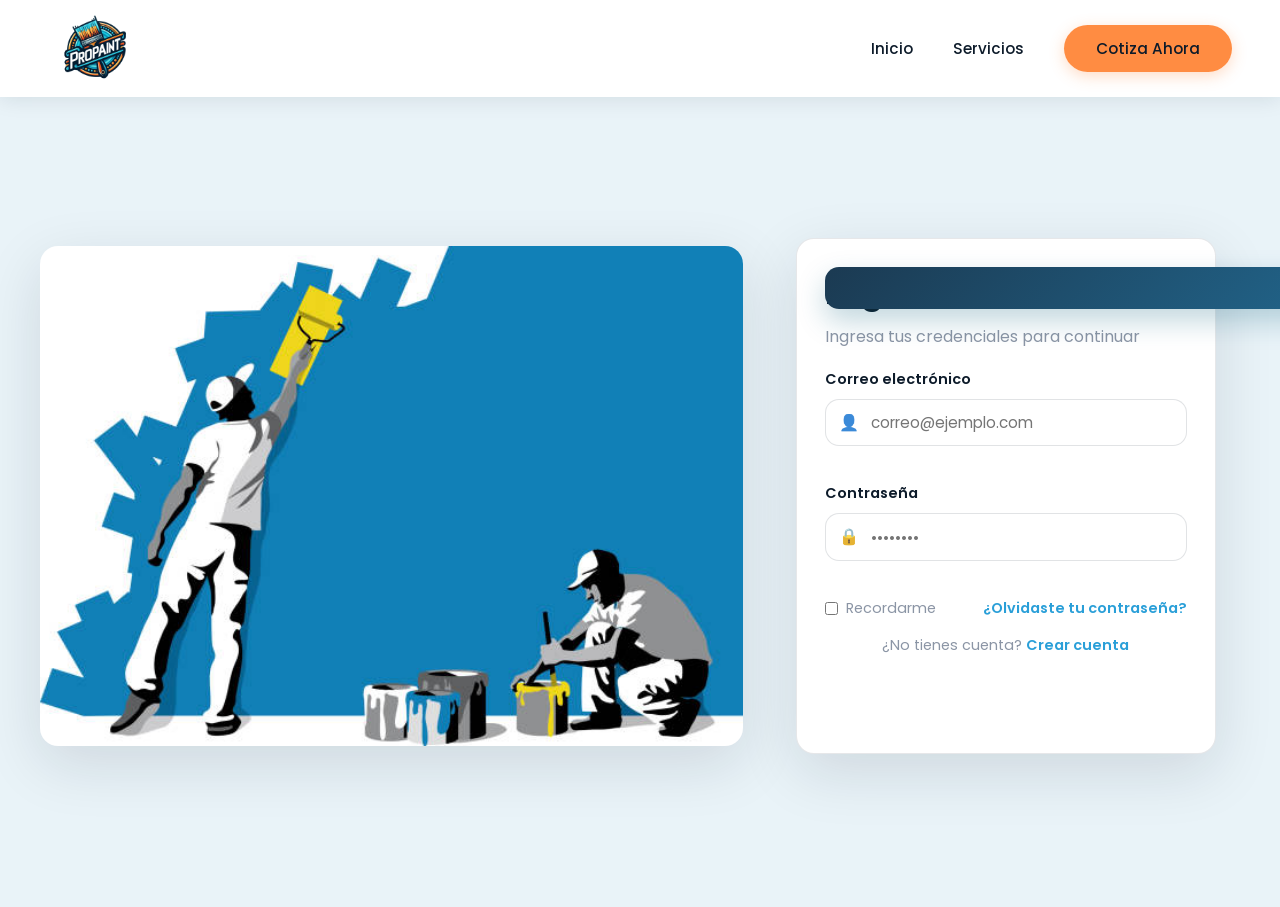
<file: login.html>
<!DOCTYPE html>
<html lang="es">
<head>
  <meta charset="UTF-8" />
  <meta name="viewport" content="width=device-width, initial-scale=1.0" />
  <title>PROPAINT - Login</title>

  <link href="https://fonts.googleapis.com/css2?family=Poppins:wght@300;400;600;700;800&family=Playfair+Display:wght@700;800&display=swap" rel="stylesheet">
  <link rel="stylesheet" href="styles.css" />
</head>

<body class="login-page">

  <!-- HEADER (mismo header pero más compacto para login) -->
  <header class="login-header">
    <nav>
      <div class="logo-container">
        <img src="/publics/imgs/propaint.png" alt="PROPAINT Logo" />
      </div>

      <ul class="nav-menu">
        <li><a href="#inicio">Inicio</a></li>
        <li><a href="index.html#servicios">Servicios</a></li>
        <li><a href="index.html#contacto" class="btn-header">Cotiza Ahora</a></li>
      </ul>
    </nav>
  </header>

  <!-- LOGIN -->
  <main class="login-layout">
    <!-- Izquierda: imagen -->
    <section class="login-visual" aria-label="Imagen de bienvenida">
      <img src="/publics/imgs/fondo login propaint.png" alt="Ilustración Propaint" />
    </section>

    <!-- Derecha: form -->
    <section class="login-panel" aria-label="Formulario de Login">
      <div class="login-card">
        <h1>Login</h1>
        <p>Ingresa tus credenciales para continuar</p>

        <form id="loginForm" class="login-form" novalidate>
          <div class="login-field">
            <label for="email">Correo electrónico</label>
            <div class="login-input">
              <span class="login-icon">👤</span>
              <input type="email" id="email" name="email" placeholder="correo@ejemplo.com" required>
            </div>
            <small class="login-error" data-error="email"></small>
          </div>

          <div class="login-field">
            <label for="password">Contraseña</label>
            <div class="login-input">
              <span class="login-icon">🔒</span>
              <input type="password" id="password" name="password" placeholder="••••••••" required minlength="6">
              <button type="button" class="login-toggle" id="togglePassword" aria-label="Mostrar/ocultar contraseña">👁️</button>
            </div>
            <small class="login-error" data-error="password"></small>
          </div>

          <div class="login-row">
            <label class="login-check">
              <input type="checkbox" id="remember">
              <span>Recordarme</span>
            </label>

            <a class="login-link" href="#">¿Olvidaste tu contraseña?</a>
          </div>

          <button class="login-btn" type="submit">Iniciar sesión</button>

          <p class="login-foot">
            ¿No tienes cuenta? <a class="login-link" href="#">Crear cuenta</a>
          </p>

          <p class="login-msg" id="formMsg" aria-live="polite"></p>
        </form>
      </div>
    </section>
  </main>

  <script src="script.js"></script>
</body>
</html>
</file>
<file: styles.css>
* {
  margin: 0;
  padding: 0;
  box-sizing: border-box;
}

:root {
  --azul-oscuro: #0d1b2a;
  --azul-medio: #1b3a52;
  --azul-claro: #2a9fd8;
  --naranja: #ff8c42;
  --naranja-hover: #ff6f1e;
  --blanco: #ffffff;
  --gris-claro: #f5f7fa;
  --gris-medio: #8b95a5;
  --sombra: rgba(13, 27, 42, 0.1);
}

body {
  font-family: 'Poppins', sans-serif;
  color: var(--azul-oscuro);
  line-height: 1.6;
  overflow-x: hidden;
}

/* HEADER */
header {
  background: var(--blanco);
  box-shadow: 0 2px 20px var(--sombra);
  position: fixed;
  width: 100%;
  top: 0;
  z-index: 1000;
  transition: all 0.3s ease;
}

nav {
  max-width: 1400px;
  margin: 0 auto;
  display: flex;
  justify-content: space-between;
  align-items: center;
  padding: 1rem 3rem;
}

.logo-container {
  position: relative;
  height: 65px; /* Mantiene la altura original del header */
  display: flex;
  align-items: center;
}

.logo-container img {
  height: 90px; /* MÁS GRANDE */
  width: auto;
  position: absolute;
  top: 50%;
  transform: translateY(-50%);
}

.nav-menu {
  display: flex;
  list-style: none;
  gap: 2.5rem;
  align-items: center;
}

.nav-menu a {
  text-decoration: none;
  color: var(--azul-oscuro);
  font-weight: 500;
  font-size: 0.95rem;
  transition: color 0.3s;
  position: relative;
}

.nav-menu a:hover {
  color: var(--azul-claro);
}

.nav-menu a::after {
  content: '';
  position: absolute;
  bottom: -5px;
  left: 0;
  width: 0;
  height: 2px;
  background: var(--naranja);
  transition: width 0.3s;
}

.nav-menu a:hover::after {
  width: 100%;
}

.btn-header {
  background: var(--naranja);
  color: var(--blanco);
  padding: 0.8rem 2rem;
  border-radius: 50px;
  text-decoration: none;
  font-weight: 600;
  box-shadow: 0 4px 15px rgba(255, 140, 66, 0.3);
  transition: all 0.3s;
}

.btn-header:hover {
  background: var(--naranja-hover);
  transform: translateY(-2px);
  box-shadow: 0 6px 20px rgba(255, 140, 66, 0.4);
}

/* HERO SECTION */
.hero {
  background: linear-gradient(135deg, var(--azul-oscuro) 0%, var(--azul-medio) 100%);
  min-height: 100vh;
  display: flex;
  align-items: center;
  position: relative;
  overflow: hidden;
  margin-top: 80px;
}

.hero::before {
  content: '';
  position: absolute;
  width: 600px;
  height: 600px;
  background: radial-gradient(circle, var(--azul-claro) 0%, transparent 70%);
  opacity: 0.1;
  top: -200px;
  right: -200px;
  border-radius: 50%;
}

.hero::after {
  content: '';
  position: absolute;
  width: 400px;
  height: 400px;
  background: radial-gradient(circle, var(--naranja) 0%, transparent 70%);
  opacity: 0.08;
  bottom: -100px;
  left: -100px;
  border-radius: 50%;
}

.hero-content {
  max-width: 1400px;
  margin: 0 auto;
  padding: 4rem 3rem;
  display: grid;
  grid-template-columns: 1fr 1fr;
  gap: 4rem;
  align-items: center;
  position: relative;
  z-index: 1;
}

.hero-text h1 {
  font-family: 'Playfair Display', serif;
  font-size: 4rem;
  font-weight: 800;
  color: var(--blanco);
  line-height: 1.1;
  margin-bottom: 1.5rem;
  animation: fadeInUp 0.8s ease;
}

.hero-text .subtitle {
  font-size: 1.3rem;
  color: rgba(255, 255, 255, 0.9);
  margin-bottom: 2.5rem;
  font-weight: 300;
  animation: fadeInUp 0.8s ease 0.2s both;
}

.btn-cta {
  display: inline-block;
  background: var(--naranja);
  color: var(--blanco);
  padding: 1.2rem 3rem;
  border-radius: 50px;
  text-decoration: none;
  font-weight: 700;
  font-size: 1.1rem;
  box-shadow: 0 8px 25px rgba(255, 140, 66, 0.4);
  transition: all 0.3s;
  animation: fadeInUp 0.8s ease 0.4s both;
}

.btn-cta:hover {
  background: var(--naranja-hover);
  transform: translateY(-3px);
  box-shadow: 0 12px 35px rgba(255, 140, 66, 0.5);
}

.hero-image {
  position: relative;
  animation: fadeInRight 1s ease 0.3s both;
}

.hero-image img {
  width: 100%;
  height: auto;
  border-radius: 20px;
  box-shadow: 0 20px 60px rgba(0, 0, 0, 0.3);
}

/* SERVICIOS */
.servicios {
  padding: 6rem 3rem;
  background: var(--gris-claro);
}

.section-title {
  text-align: center;
  margin-bottom: 4rem;
}

.section-title h2 {
  font-family: 'Playfair Display', serif;
  font-size: 3rem;
  color: var(--azul-oscuro);
  margin-bottom: 1rem;
}

.section-title p {
  font-size: 1.2rem;
  color: var(--gris-medio);
  max-width: 700px;
  margin: 0 auto;
}

.servicios-grid {
  max-width: 1400px;
  margin: 0 auto;
  display: grid;
  grid-template-columns: repeat(auto-fit, minmax(280px, 1fr));
  gap: 2.5rem;
}

.servicio-card {
  background: var(--blanco);
  padding: 3rem 2rem;
  border-radius: 20px;
  text-align: center;
  box-shadow: 0 5px 30px var(--sombra);
  transition: all 0.3s;
  position: relative;
  overflow: hidden;
}

.servicio-card::before {
  content: '';
  position: absolute;
  top: 0;
  left: 0;
  width: 100%;
  height: 5px;
  background: linear-gradient(90deg, var(--azul-claro), var(--naranja));
  transform: scaleX(0);
  transition: transform 0.3s;
}

.servicio-card:hover {
  transform: translateY(-10px);
  box-shadow: 0 15px 50px var(--sombra);
}

.servicio-card:hover::before {
  transform: scaleX(1);
}

.servicio-icon {
  font-size: 3.5rem;
  margin-bottom: 1.5rem;
  background: linear-gradient(135deg, var(--azul-claro), var(--naranja));
  -webkit-background-clip: text;
  -webkit-text-fill-color: transparent;
  background-clip: text;
}

.servicio-card h3 {
  font-size: 1.5rem;
  color: var(--azul-oscuro);
  margin-bottom: 1rem;
  font-weight: 700;
}

.servicio-card p {
  color: var(--gris-medio);
  line-height: 1.7;
}

/* BENEFICIOS */
.beneficios {
  padding: 6rem 3rem;
  background: var(--blanco);
}

.beneficios-container {
  max-width: 1400px;
  margin: 0 auto;
  display: grid;
  grid-template-columns: 1fr 1fr;
  gap: 4rem;
  align-items: center;
}

.beneficios-lista {
  display: grid;
  gap: 2rem;
}

.beneficio-item {
  display: flex;
  align-items: flex-start;
  gap: 1.5rem;
  padding: 1.5rem;
  background: var(--gris-claro);
  border-radius: 15px;
  transition: all 0.3s;
}

.beneficio-item:hover {
  background: var(--blanco);
  box-shadow: 0 5px 20px var(--sombra);
  transform: translateX(10px);
}

.beneficio-icon {
  font-size: 2rem;
  color: var(--naranja);
  background: rgba(255, 140, 66, 0.1);
  padding: 1rem;
  border-radius: 12px;
  flex-shrink: 0;
}

.beneficio-text h4 {
  font-size: 1.2rem;
  color: var(--azul-oscuro);
  margin-bottom: 0.5rem;
  font-weight: 600;
}

.beneficio-text p {
  color: var(--gris-medio);
  font-size: 0.95rem;
}

.beneficios-image {
  position: relative;
}

.beneficios-image img {
  width: 100%;
  border-radius: 20px;
  box-shadow: 0 15px 50px var(--sombra);
}

/*INSTAGRAM ITEMS*/



/* GALERÍA */
.galeria {
  padding: 6rem 3rem;
  background: var(--azul-oscuro);
}

.galeria .section-title h2 {
  color: var(--blanco);
}

.galeria .section-title p {
  color: rgba(255, 255, 255, 0.7);
}

.galeria-grid {
  max-width: 1400px;
  margin: 0 auto;
  display: grid;
  grid-template-columns: repeat(auto-fit, minmax(350px, 1fr));
  gap: 2rem;
}

.galeria-item {
  position: relative;
  overflow: hidden;
  border-radius: 20px;
  aspect-ratio: 4/3;
  cursor: pointer;
}

.galeria-item img {
  width: 100%;
  height: 100%;
  object-fit: cover;
  transition: transform 0.5s;
}

.galeria-item:hover img {
  transform: scale(1.1);
}

.galeria-overlay {
  position: absolute;
  bottom: 0;
  left: 0;
  right: 0;
  background: linear-gradient(to top, rgba(13, 27, 42, 0.9), transparent);
  padding: 2rem;
  transform: translateY(100%);
  transition: transform 0.3s;
}

.galeria-item:hover .galeria-overlay {
  transform: translateY(0);
}

.galeria-overlay h4 {
  color: var(--blanco);
  font-size: 1.3rem;
  margin-bottom: 0.5rem;
}

.galeria-overlay p {
  color: rgba(255, 255, 255, 0.8);
  font-size: 0.9rem;
}

/* TESTIMONIOS */
.testimonios {
  padding: 6rem 3rem;
  background: var(--gris-claro);
}

.testimonios-grid {
  max-width: 1400px;
  margin: 0 auto;
  display: grid;
  grid-template-columns: repeat(auto-fit, minmax(320px, 1fr));
  gap: 2.5rem;
}

.testimonio-card {
  background: var(--blanco);
  padding: 3rem;
  border-radius: 20px;
  box-shadow: 0 5px 30px var(--sombra);
  position: relative;
  transition: transform 0.3s;
}

.testimonio-card:hover {
  transform: translateY(-5px);
}

.testimonio-card::before {
  content: '"';
  position: absolute;
  top: 1rem;
  left: 2rem;
  font-size: 6rem;
  font-family: 'Playfair Display', serif;
  color: var(--naranja);
  opacity: 0.2;
  line-height: 1;
}

.testimonio-text {
  font-size: 1.1rem;
  color: var(--azul-oscuro);
  margin-bottom: 2rem;
  line-height: 1.7;
  position: relative;
  z-index: 1;
}

.testimonio-autor {
  display: flex;
  align-items: center;
  gap: 1rem;
}

.testimonio-avatar {
  width: 50px;
  height: 50px;
  border-radius: 50%;
  background: linear-gradient(135deg, var(--azul-claro), var(--naranja));
  display: flex;
  align-items: center;
  justify-content: center;
  color: var(--blanco);
  font-weight: 700;
  font-size: 1.2rem;
}

.testimonio-info h5 {
  color: var(--azul-oscuro);
  font-weight: 600;
  margin-bottom: 0.3rem;
}

.testimonio-stars {
  color: var(--naranja);
  font-size: 0.9rem;
}

/* CONTACTO */
.contacto {
  padding: 6rem 3rem;
  background: var(--blanco);
}

.contacto-container {
  max-width: 1400px;
  margin: 0 auto;
  display: grid;
  grid-template-columns: 1fr 1fr;
  gap: 4rem;
}

.contacto-info h3 {
  font-family: 'Playfair Display', serif;
  font-size: 2.5rem;
  color: var(--azul-oscuro);
  margin-bottom: 1.5rem;
}

.contacto-info p {
  color: var(--gris-medio);
  font-size: 1.1rem;
  margin-bottom: 3rem;
  line-height: 1.8;
}

.contacto-detalles {
  display: grid;
  gap: 2rem;
}

.contacto-item {
  display: flex;
  align-items: center;
  gap: 1.5rem;
}

.contacto-item-icon {
  font-size: 1.8rem;
  color: var(--naranja);
  background: rgba(255, 140, 66, 0.1);
  padding: 1.2rem;
  border-radius: 12px;
}

.contacto-item-text h4 {
  color: var(--azul-oscuro);
  font-weight: 600;
  margin-bottom: 0.3rem;
}

.contacto-item-text p {
  color: var(--gris-medio);
  margin: 0;
}

.contacto-form {
  background: var(--gris-claro);
  padding: 3rem;
  border-radius: 20px;
  box-shadow: 0 5px 30px var(--sombra);
}

.form-group {
  margin-bottom: 1.5rem;
}

.form-group label {
  display: block;
  color: var(--azul-oscuro);
  font-weight: 600;
  margin-bottom: 0.5rem;
  font-size: 0.95rem;
}

.form-group input,
.form-group textarea {
  width: 100%;
  padding: 1rem 1.5rem;
  border: 2px solid transparent;
  border-radius: 12px;
  font-family: 'Poppins', sans-serif;
  font-size: 1rem;
  background: var(--blanco);
  transition: all 0.3s;
}

.form-group input:focus,
.form-group textarea:focus {
  outline: none;
  border-color: var(--azul-claro);
  box-shadow: 0 0 0 4px rgba(42, 159, 216, 0.1);
}

.form-group textarea {
  resize: vertical;
  min-height: 150px;
}

.btn-submit {
  width: 100%;
  background: var(--naranja);
  color: var(--blanco);
  padding: 1.2rem;
  border: none;
  border-radius: 12px;
  font-family: 'Poppins', sans-serif;
  font-size: 1.1rem;
  font-weight: 700;
  cursor: pointer;
  transition: all 0.3s;
  box-shadow: 0 5px 20px rgba(255, 140, 66, 0.3);
}

.btn-submit:hover {
  background: var(--naranja-hover);
  transform: translateY(-2px);
  box-shadow: 0 8px 30px rgba(255, 140, 66, 0.4);
}

/* FOOTER */
footer {
  background: var(--azul-oscuro);
  color: var(--blanco);
  padding: 4rem 3rem 2rem;
}

.footer-container {
  max-width: 1400px;
  margin: 0 auto;
  display: grid;
  grid-template-columns: 2fr 1fr 1fr 1fr;
  gap: 3rem;
  margin-bottom: 3rem;
}

.footer-brand h3 {
  font-family: 'Playfair Display', serif;
  font-size: 2rem;
  margin-bottom: 1rem;
  color: var(--blanco);
}

.footer-brand p {
  color: rgba(255, 255, 255, 0.7);
  line-height: 1.7;
  margin-bottom: 2rem;
}

.social-links {
  display: flex;
  gap: 1rem;
}

.social-links a {
  display: flex;
  align-items: center;
  justify-content: center;
  width: 45px;
  height: 45px;
  background: rgba(255, 255, 255, 0.1);
  border-radius: 50%;
  color: var(--blanco);
  text-decoration: none;
  font-size: 1.2rem;
  transition: all 0.3s;
}

.social-links a:hover {
  background: var(--naranja);
  transform: translateY(-3px);
}

.footer-links h4 {
  font-size: 1.2rem;
  margin-bottom: 1.5rem;
  color: var(--blanco);
}

.footer-links ul {
  list-style: none;
}

.footer-links ul li {
  margin-bottom: 0.8rem;
}

.footer-links ul li a {
  color: rgba(255, 255, 255, 0.7);
  text-decoration: none;
  transition: color 0.3s;
}

.footer-links ul li a:hover {
  color: var(--naranja);
}

.footer-bottom {
  text-align: center;
  padding-top: 2rem;
  border-top: 1px solid rgba(255, 255, 255, 0.1);
  color: rgba(255, 255, 255, 0.6);
}

/* ANIMACIONES */
@keyframes fadeInUp {
  from { opacity: 0; transform: translateY(30px); }
  to { opacity: 1; transform: translateY(0); }
}

@keyframes fadeInRight {
  from { opacity: 0; transform: translateX(30px); }
  to { opacity: 1; transform: translateX(0); }
}

/* RESPONSIVE */
@media (max-width: 1024px) {
  .hero-content {
    grid-template-columns: 1fr;
    text-align: center;
  }

  .hero-text h1 { font-size: 3rem; }

  .beneficios-container { grid-template-columns: 1fr; }
  .contacto-container { grid-template-columns: 1fr; }

  .footer-container {
    grid-template-columns: 1fr 1fr;
    gap: 2rem;
  }
}

@media (max-width: 768px) {
  nav { padding: 1rem 1.5rem; }

  .nav-menu {
    gap: 1.5rem;
    font-size: 0.85rem;
  }

  .btn-header {
    padding: 0.7rem 1.5rem;
    font-size: 0.9rem;
  }

  .hero-text h1 { font-size: 2.5rem; }
  .hero-text .subtitle { font-size: 1.1rem; }

  .section-title h2 { font-size: 2.2rem; }

  .servicios,
  .beneficios,
  .galeria,
  .testimonios,
  .contacto {
    padding: 4rem 1.5rem;
  }

  .footer-container { grid-template-columns: 1fr; }
}
/* ==========================
   LOGIN PAGE (sin dañar Home)
   ========================== */

.login-page{
  background: #e9f3f8;
}

/* header de login más compacto */
.login-header{
  position: relative; /* para que no sea fijo encima del login */
  box-shadow: 0 2px 20px rgba(13, 27, 42, 0.08);
}

/* layout 2 columnas */
.login-layout{
  min-height: calc(100vh - 90px);
  display: grid;
  grid-template-columns: 1.2fr 0.8fr;
  gap: 28px;
  padding: 28px 40px 40px;
  align-items: center;
}

/* izquierda imagen */
.login-visual{
  display: flex;
  justify-content: center;
  align-items: center;
}

.login-visual img{
  width: 100%;
  max-width: 980px;
  height: auto;
  border-radius: 18px;
  background: #fff;
  box-shadow: 0 18px 60px rgba(13, 27, 42, 0.12);
  object-fit: cover;
}

/* panel derecha */
.login-panel{
  display: flex;
  justify-content: center;
}

.login-card{
  width: 100%;
  max-width: 420px;
  background: #ffffff;
  border-radius: 18px;
  padding: 28px;
  box-shadow: 0 18px 60px rgba(13, 27, 42, 0.12);
  border: 1px solid rgba(13, 27, 42, 0.10);
}

.login-card h1{
  font-size: 2rem;
  margin-bottom: 6px;
  color: var(--azul-oscuro);
}

.login-card p{
  color: var(--gris-medio);
  margin-bottom: 18px;
}

.login-form{
  display: grid;
  gap: 14px;
}

.login-field label{
  display: block;
  font-weight: 600;
  font-size: 0.9rem;
  margin-bottom: 8px;
  color: var(--azul-oscuro);
}

.login-input{
  display: flex;
  align-items: center;
  gap: 10px;
  background: #fff;
  border: 1px solid rgba(13, 27, 42, 0.12);
  border-radius: 14px;
  padding: 10px 12px;
  transition: box-shadow .2s, border-color .2s;
}

.login-input:focus-within{
  border-color: rgba(42, 159, 216, 0.6);
  box-shadow: 0 0 0 4px rgba(42, 159, 216, 0.12);
}

.login-icon{
  width: 26px;
  display: grid;
  place-items: center;
  opacity: .85;
}

.login-input input{
  width: 100%;
  border: none;
  outline: none;
  font-family: inherit;
  font-size: 0.95rem;
}

.login-toggle{
  border: none;
  background: transparent;
  cursor: pointer;
  font-size: 1rem;
  opacity: .85;
}

.login-row{
  display: flex;
  justify-content: space-between;
  align-items: center;
  gap: 10px;
}

.login-check{
  display: flex;
  gap: 8px;
  align-items: center;
  font-size: 0.9rem;
  color: var(--gris-medio);
}

.login-link{
  color: var(--azul-claro);
  font-weight: 600;
  text-decoration: none;
  font-size: 0.9rem;
}

.login-link:hover{
  text-decoration: underline;
}

.login-btn{
  width: 100%;
  border: none;
  border-radius: 14px;
  padding: 12px 14px;
  cursor: pointer;
  font-weight: 700;
  font-size: 1rem;
  color: #fff;
  background: linear-gradient(135deg, var(--azul-medio), var(--azul-claro));
  box-shadow: 0 12px 28px rgba(11, 95, 122, 0.25);
  transition: transform .15s, box-shadow .15s;
}

.login-btn:hover{
  transform: translateY(-1px);
  box-shadow: 0 16px 34px rgba(11, 95, 122, 0.30);
}

.login-foot{
  text-align: center;
  color: var(--gris-medio);
  font-size: 0.9rem;
}

.login-error{
  display: block;
  min-height: 16px;
  margin-top: 6px;
  font-size: 0.8rem;
  color: #b42318;
}

.login-msg{
  text-align: center;
  min-height: 18px;
  color: var(--gris-medio);
  font-size: 0.9rem;
}

/* Responsive */
@media (max-width: 980px){
  .login-layout{
    grid-template-columns: 1fr;
    padding: 18px;
  }
  .login-visual img{
    max-width: 100%;
  }
}

/*.carrusel{
    width:80%;
    max-width:900px;
    margin:40px auto;
    overflow:hidden;
    position:relative;
}*/

.slides{
    display:flex;
    transition:transform .5s ease;
}

.slide{
    min-width:100%;
}

.slide img{
    width:100%;
    height: 200px;
    margin-top: 98px;
}

button{
    position:absolute;
    top:32% !important;
    transform:translateY(-50%);
    padding:10px 15px;
    cursor:pointer;
}

.prev{
    left:10px;
}

.next{
    right:10px;
}
</file>
